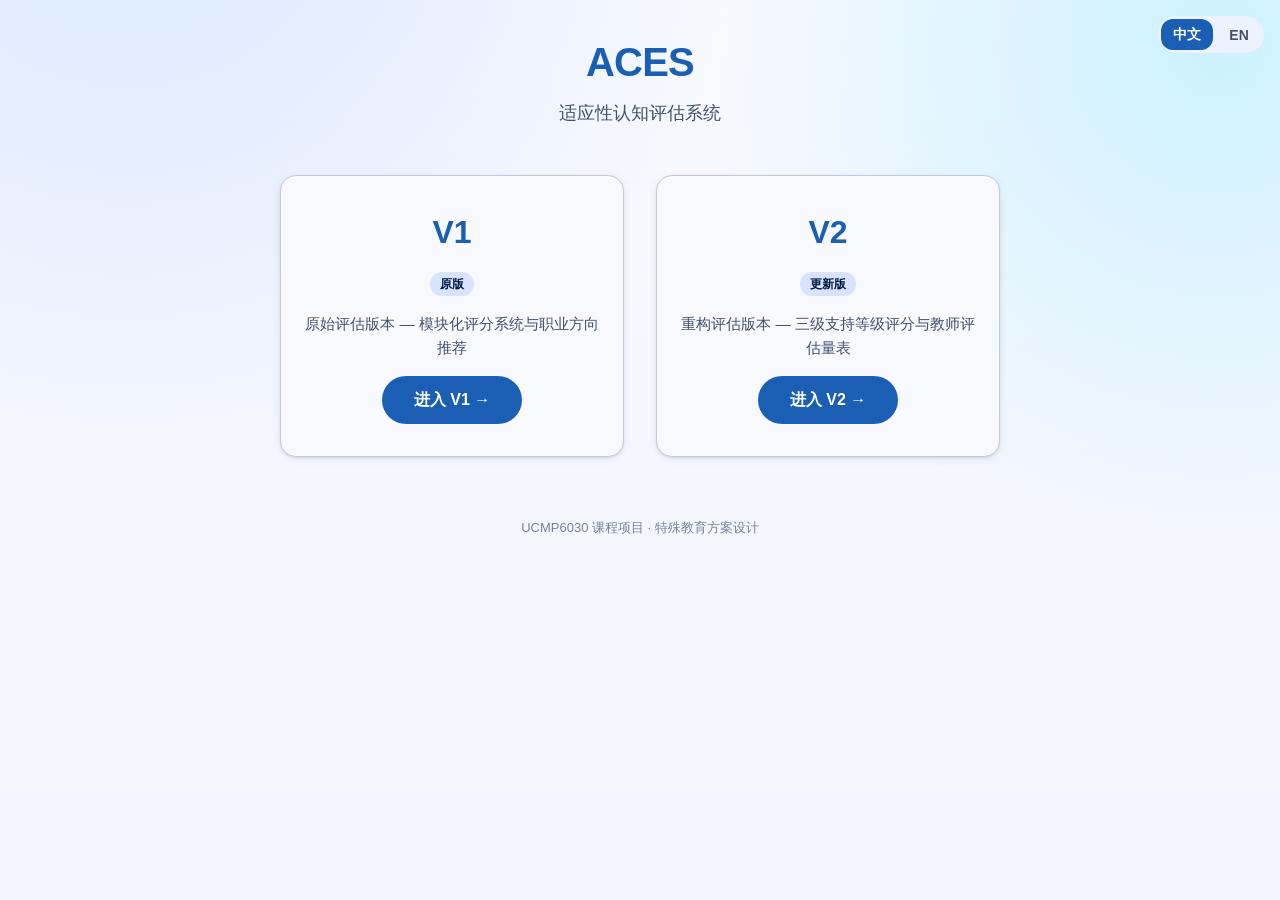
<file: index.html>
<!DOCTYPE html>
<html lang="zh">
<head>
  <meta charset="UTF-8">
  <meta name="viewport" content="width=device-width, initial-scale=1.0">
  <title>ACES — 选择版本 / Select Version</title>
  <style>
    :root {
      --md-sys-color-primary: #1a5fb4;
      --md-sys-color-on-primary: #ffffff;
      --md-sys-color-primary-container: #d8e3ff;
      --md-sys-color-on-primary-container: #001a41;
      --md-sys-color-secondary: #445f8c;
      --md-sys-color-secondary-container: #dbe2f9;
      --md-sys-color-surface: #f8f9ff;
      --md-sys-color-surface-container: #eef2ff;
      --md-sys-color-outline: #75829d;
      --md-sys-color-outline-variant: #c3c9d8;
      --md-sys-color-on-surface: #172033;
      --md-sys-color-on-surface-variant: #43506b;
      --md-ref-radius-sm: 12px;
      --md-ref-radius-md: 16px;
      --md-ref-radius-lg: 24px;
      --md-elevation-1: 0 1px 2px rgba(12, 34, 72, 0.1), 0 2px 8px rgba(12, 34, 72, 0.08);
      --md-elevation-2: 0 8px 24px rgba(19, 42, 82, 0.12);
    }

    *, *::before, *::after { box-sizing: border-box; }

    html, body {
      margin: 0;
      padding: 0;
      min-height: 100%;
    }

    body {
      color: var(--md-sys-color-on-surface);
      font-family: "Manrope", "Noto Sans SC", -apple-system, BlinkMacSystemFont, sans-serif;
      line-height: 1.5;
      background:
        radial-gradient(circle at 10% -15%, #d8e7ff 0, transparent 40%),
        radial-gradient(circle at 95% 5%, #ccf1ff 0, transparent 34%),
        linear-gradient(180deg, #f7f9ff 0%, #f2f5fc 100%);
      display: flex;
      flex-direction: column;
      align-items: center;
      justify-content: center;
      padding: 2rem 1rem;
    }

    header {
      text-align: center;
      margin-bottom: 3rem;
    }

    h1 {
      font-size: 2.5rem;
      font-weight: 700;
      color: var(--md-sys-color-primary);
      margin: 0 0 0.5rem;
      letter-spacing: -0.02em;
    }

    .subtitle {
      font-size: 1.125rem;
      color: var(--md-sys-color-on-surface-variant);
      margin: 0;
    }

    .lang-toggle {
      position: absolute;
      top: 1rem;
      right: 1rem;
      display: flex;
      gap: 0.25rem;
      background: var(--md-sys-color-surface-container);
      border-radius: var(--md-ref-radius-lg);
      padding: 0.2rem;
    }

    .lang-btn {
      border: none;
      background: transparent;
      color: var(--md-sys-color-on-surface-variant);
      font-family: inherit;
      font-size: 0.875rem;
      font-weight: 600;
      padding: 0.4rem 0.75rem;
      border-radius: var(--md-ref-radius-sm);
      cursor: pointer;
      transition: background 0.2s, color 0.2s;
    }

    .lang-btn.is-active {
      background: var(--md-sys-color-primary);
      color: var(--md-sys-color-on-primary);
    }

    .cards {
      display: grid;
      grid-template-columns: repeat(auto-fit, minmax(280px, 1fr));
      gap: 2rem;
      max-width: 720px;
      width: 100%;
    }

    .card {
      background: var(--md-sys-color-surface);
      border: 1px solid var(--md-sys-color-outline-variant);
      border-radius: var(--md-ref-radius-md);
      box-shadow: var(--md-elevation-1);
      padding: 2rem 1.5rem;
      text-align: center;
      display: flex;
      flex-direction: column;
      align-items: center;
      gap: 1rem;
      transition: box-shadow 0.2s, transform 0.15s;
    }

    .card:hover {
      box-shadow: var(--md-elevation-2);
      transform: translateY(-2px);
    }

    .card__version {
      font-size: 2rem;
      font-weight: 700;
      color: var(--md-sys-color-primary);
      margin: 0;
    }

    .card__desc {
      font-size: 0.9375rem;
      color: var(--md-sys-color-on-surface-variant);
      margin: 0;
      line-height: 1.6;
    }

    .card__btn {
      display: inline-flex;
      align-items: center;
      justify-content: center;
      gap: 0.5rem;
      padding: 0.75rem 2rem;
      border: none;
      border-radius: 100px;
      background: var(--md-sys-color-primary);
      color: var(--md-sys-color-on-primary);
      font-family: inherit;
      font-size: 1rem;
      font-weight: 600;
      cursor: pointer;
      text-decoration: none;
      transition: opacity 0.2s;
    }

    .card__btn:hover {
      opacity: 0.9;
    }

    .card__btn:active {
      opacity: 0.8;
    }

    .card__tag {
      display: inline-block;
      font-size: 0.75rem;
      font-weight: 600;
      padding: 0.2rem 0.6rem;
      border-radius: 100px;
      background: var(--md-sys-color-primary-container);
      color: var(--md-sys-color-on-primary-container);
    }

    footer {
      margin-top: 3rem;
      text-align: center;
      font-size: 0.8125rem;
      color: var(--md-sys-color-outline);
    }
  </style>
</head>
<body>
  <div class="lang-toggle" role="group" aria-label="Language">
    <button class="lang-btn is-active" data-lang="zh" aria-pressed="true">中文</button>
    <button class="lang-btn" data-lang="en" aria-pressed="false">EN</button>
  </div>

  <header>
    <h1>ACES</h1>
    <p class="subtitle" data-i18n="subtitle">适应性认知评估系统 / Adaptive Cognitive Evaluation System</p>
  </header>

  <div class="cards">
    <div class="card">
      <h2 class="card__version">V1</h2>
      <span class="card__tag" data-i18n="v1Tag">原版</span>
      <p class="card__desc" data-i18n="v1Desc">原始评估版本 — 模块化评分系统与职业方向推荐</p>
      <a class="card__btn" href="./v1/" data-i18n="v1Btn">进入 V1 →</a>
    </div>
    <div class="card">
      <h2 class="card__version">V2</h2>
      <span class="card__tag" data-i18n="v2Tag">更新版</span>
      <p class="card__desc" data-i18n="v2Desc">重构评估版本 — 三级支持等级评分与教师评估量表</p>
      <a class="card__btn" href="./v2/" data-i18n="v2Btn">进入 V2 →</a>
    </div>
  </div>

  <footer>
    <p data-i18n="footer">UCMP6030 课程项目 · 特殊教育方案设计</p>
  </footer>

  <script>
    const TEXT = {
      subtitle: {
        zh: "适应性认知评估系统",
        en: "Adaptive Cognitive Evaluation System"
      },
      v1Tag: { zh: "原版", en: "Original" },
      v1Desc: {
        zh: "原始评估版本 — 模块化评分系统与职业方向推荐",
        en: "Original assessment — Module-based scoring with career track recommendations"
      },
      v1Btn: { zh: "进入 V1 →", en: "Open V1 →" },
      v2Tag: { zh: "更新版", en: "Updated" },
      v2Desc: {
        zh: "重构评估版本 — 三级支持等级评分与教师评估量表",
        en: "Refactored assessment — 3-level support scoring with teacher rating scales"
      },
      v2Btn: { zh: "进入 V2 →", en: "Open V2 →" },
      footer: {
        zh: "UCMP6030 课程项目 · 特殊教育方案设计",
        en: "UCMP6030 Course Project · Special Education Program Design"
      }
    };

    let lang = localStorage.getItem("aces_language") || "zh";

    function applyLang() {
      document.querySelectorAll("[data-i18n]").forEach(function (el) {
        const key = el.getAttribute("data-i18n");
        if (TEXT[key]) {
          el.textContent = TEXT[key][lang] || TEXT[key].zh;
        }
      });
      document.querySelectorAll(".lang-btn").forEach(function (btn) {
        const isActive = btn.getAttribute("data-lang") === lang;
        btn.classList.toggle("is-active", isActive);
        btn.setAttribute("aria-pressed", String(isActive));
      });
      document.documentElement.lang = lang;
    }

    document.querySelectorAll(".lang-btn").forEach(function (btn) {
      btn.addEventListener("click", function () {
        lang = btn.getAttribute("data-lang");
        localStorage.setItem("aces_language", lang);
        applyLang();
      });
    });

    applyLang();
  </script>
</body>
</html>
</file>
